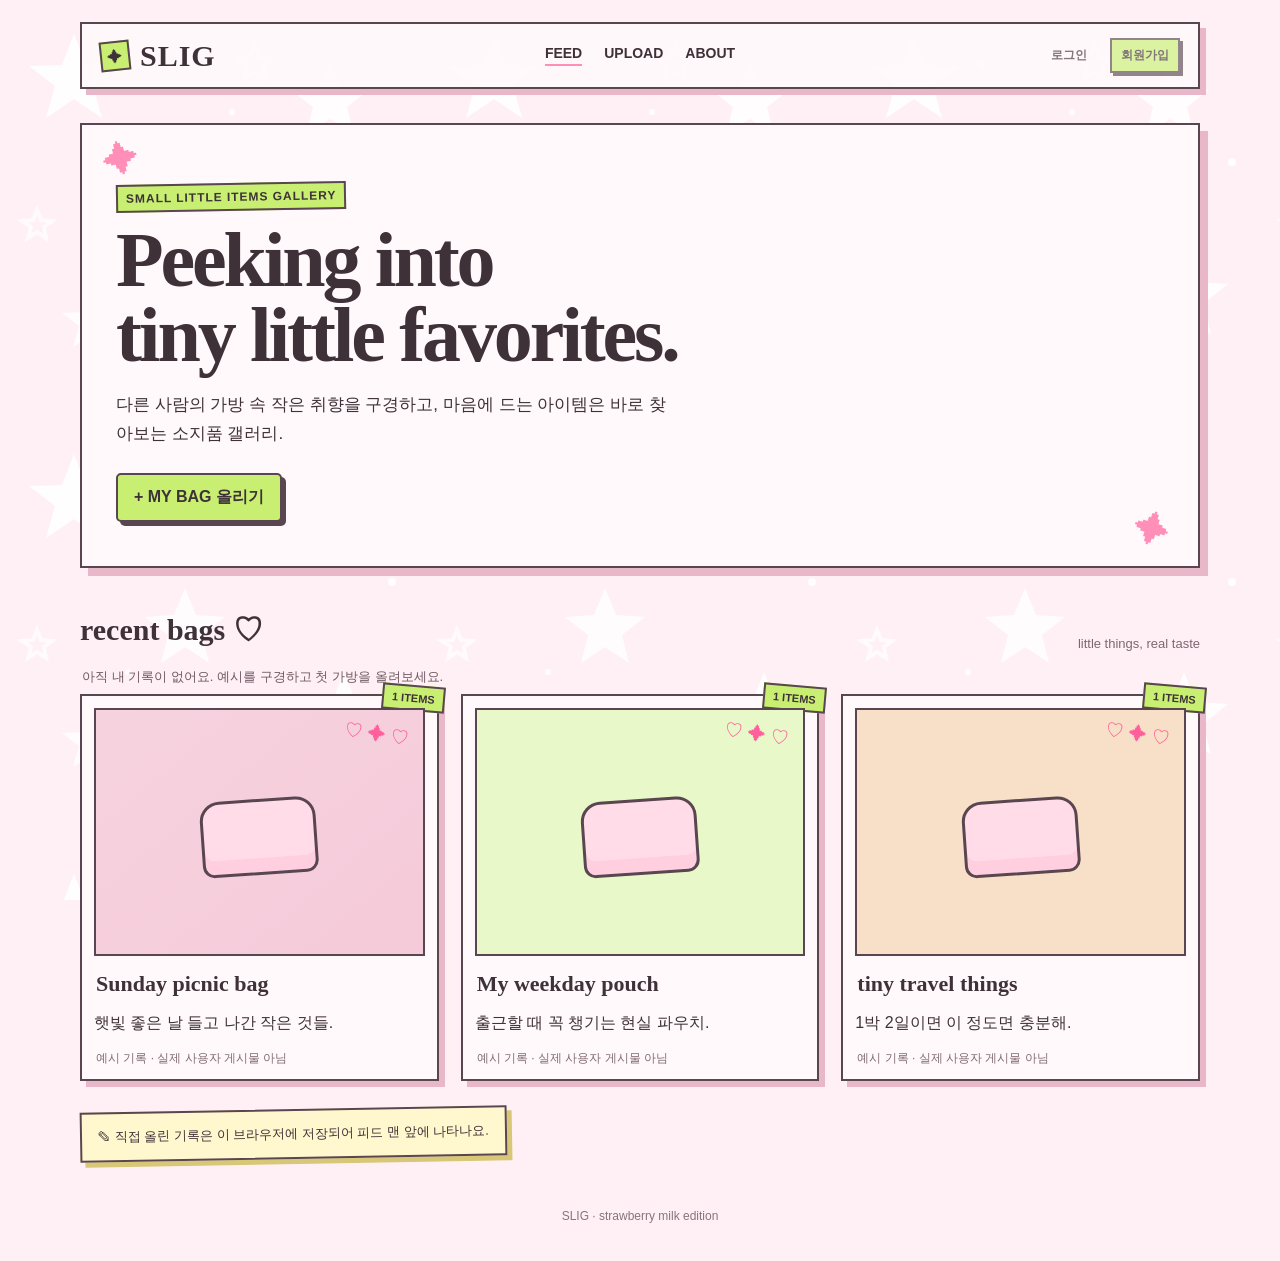
<file: Practical Usage/A1-3_website/index.html>
<!doctype html>
<html lang="ko">
<head>
  <meta charset="utf-8">
  <meta name="viewport" content="width=device-width, initial-scale=1">
  <title>SLIG — Small Little Items Gallery</title>
  <link rel="stylesheet" href="css/style.css">
  <link rel="stylesheet" href="css/app.css">
  <script type="module" src="js/app.mjs"></script>
</head>
<body data-page="feed">
  <div class="page-shell">
    <div class="site-frame">
      <header class="topbar">
        <a class="brand" href="index.html" aria-label="SLIG 피드 홈">
          <span class="logo-sticker" aria-hidden="true">✦</span>
          <span class="logo">SLIG</span>
        </a>
        <nav class="nav" aria-label="주요 메뉴">
          <a class="active" href="index.html" aria-current="page">FEED</a>
          <a href="upload.html">UPLOAD</a>
          <a href="about.html">ABOUT</a>
        </nav>
        <nav class="auth-nav" aria-label="계정 메뉴">
          <a aria-disabled="true" title="준비 중">로그인</a>
          <a aria-disabled="true" title="준비 중">회원가입</a>
        </nav>
      </header>

      <main>
        <section class="hero">
          <span class="eyebrow">SMALL LITTLE ITEMS GALLERY</span>
          <h1>Peeking into<br>tiny little favorites.</h1>
          <p>
            다른 사람의 가방 속 작은 취향을 구경하고,
            마음에 드는 아이템은 바로 찾아보는 소지품 갤러리.
          </p>
          <a class="btn" href="upload.html">+ MY BAG 올리기</a>
        </section>

        <div class="section-head">
          <h2>recent bags ♡</h2>
          <span>little things, real taste</span>
        </div>

        <p id="page-status" class="status-message" role="status" aria-live="polite"></p>

        <section class="feed-grid" id="feed-list" aria-label="최근 가방 기록">
          <a class="bag-card card-link" href="detail.html?id=demo-1">
            <span class="card-sticker">6 ITEMS</span>
            <div class="photo" role="img" aria-label="피크닉 가방 예시 이미지"></div>
            <h3>Sunday picnic bag</h3>
            <p>햇빛 좋은 날 들고 나간 작은 것들.</p>
            <div class="meta"><span>예시 기록</span><span>둘러보기 →</span></div>
          </a>

          <a class="bag-card card-link" href="detail.html?id=demo-2">
            <span class="card-sticker">4 ITEMS</span>
            <div class="photo" style="background:#e8f8c9" role="img" aria-label="평일 파우치 예시 이미지"></div>
            <h3>My weekday pouch</h3>
            <p>출근할 때 꼭 챙기는 현실 파우치.</p>
            <div class="meta"><span>예시 기록</span><span>둘러보기 →</span></div>
          </a>

          <a class="bag-card card-link" href="detail.html?id=demo-3">
            <span class="card-sticker">8 ITEMS</span>
            <div class="photo" style="background:#f8dfc7" role="img" aria-label="여행 소지품 예시 이미지"></div>
            <h3>tiny travel things</h3>
            <p>1박 2일이면 이 정도면 충분해.</p>
            <div class="meta"><span>예시 기록</span><span>둘러보기 →</span></div>
          </a>
        </section>
      </main>

      <div class="scrap-note">✎ 직접 올린 기록은 이 브라우저에 저장되어 피드 맨 앞에 나타나요.</div>
      <div class="footer-note">SLIG · strawberry milk edition</div>
    </div>
  </div>
</body>
</html>
</file>
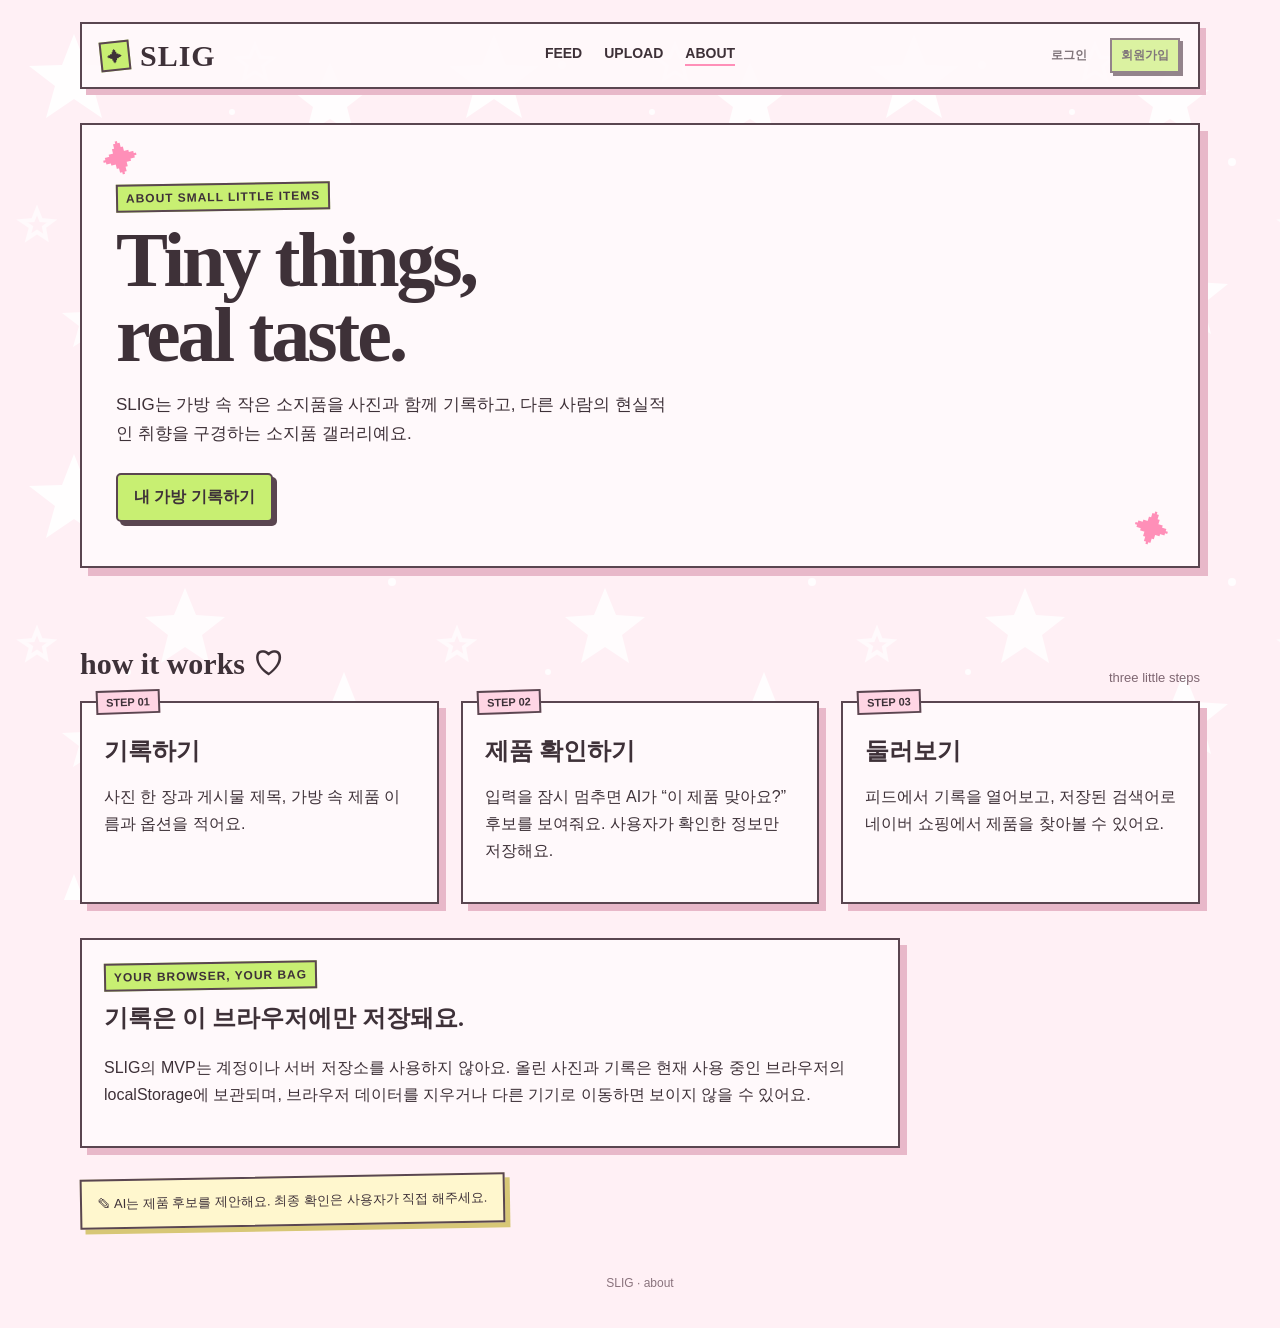
<file: Practical Usage/A1-3_website/about.html>
<!doctype html>
<html lang="ko">
<head>
  <meta charset="utf-8">
  <meta name="viewport" content="width=device-width, initial-scale=1">
  <title>About — SLIG</title>
  <link rel="stylesheet" href="css/style.css">
  <link rel="stylesheet" href="css/app.css">
  <script type="module" src="js/app.mjs"></script>
</head>
<body data-page="about">
  <div class="page-shell">
    <div class="site-frame">
      <header class="topbar">
        <a class="brand" href="index.html" aria-label="SLIG 피드 홈">
          <span class="logo-sticker" aria-hidden="true">✦</span>
          <span class="logo">SLIG</span>
        </a>
        <nav class="nav" aria-label="주요 메뉴">
          <a href="index.html">FEED</a>
          <a href="upload.html">UPLOAD</a>
          <a class="active" href="about.html" aria-current="page">ABOUT</a>
        </nav>
        <nav class="auth-nav" aria-label="계정 메뉴">
          <a aria-disabled="true" title="준비 중">로그인</a>
          <a aria-disabled="true" title="준비 중">회원가입</a>
        </nav>
      </header>

      <main class="about-wrap">
        <section class="hero about-hero">
          <span class="eyebrow">ABOUT SMALL LITTLE ITEMS</span>
          <h1>Tiny things,<br>real taste.</h1>
          <p>SLIG는 가방 속 작은 소지품을 사진과 함께 기록하고, 다른 사람의 현실적인 취향을 구경하는 소지품 갤러리예요.</p>
          <a class="btn" href="upload.html">내 가방 기록하기</a>
        </section>

        <section aria-labelledby="steps-title">
          <div class="section-head">
            <h2 id="steps-title">how it works ♡</h2>
            <span>three little steps</span>
          </div>
          <div class="about-grid">
            <article class="panel step-card">
              <span class="item-tag">STEP 01</span>
              <h2>기록하기</h2>
              <p>사진 한 장과 게시물 제목, 가방 속 제품 이름과 옵션을 적어요.</p>
            </article>
            <article class="panel step-card">
              <span class="item-tag">STEP 02</span>
              <h2>제품 확인하기</h2>
              <p>입력을 잠시 멈추면 AI가 “이 제품 맞아요?” 후보를 보여줘요. 사용자가 확인한 정보만 저장해요.</p>
            </article>
            <article class="panel step-card">
              <span class="item-tag">STEP 03</span>
              <h2>둘러보기</h2>
              <p>피드에서 기록을 열어보고, 저장된 검색어로 네이버 쇼핑에서 제품을 찾아볼 수 있어요.</p>
            </article>
          </div>
        </section>

        <section class="panel storage-note" aria-labelledby="storage-title">
          <span class="eyebrow">YOUR BROWSER, YOUR BAG</span>
          <h2 id="storage-title">기록은 이 브라우저에만 저장돼요.</h2>
          <p>SLIG의 MVP는 계정이나 서버 저장소를 사용하지 않아요. 올린 사진과 기록은 현재 사용 중인 브라우저의 localStorage에 보관되며, 브라우저 데이터를 지우거나 다른 기기로 이동하면 보이지 않을 수 있어요.</p>
        </section>
      </main>

      <div class="scrap-note">✎ AI는 제품 후보를 제안해요. 최종 확인은 사용자가 직접 해주세요.</div>
      <div class="footer-note">SLIG · about</div>
    </div>
  </div>
</body>
</html>
</file>
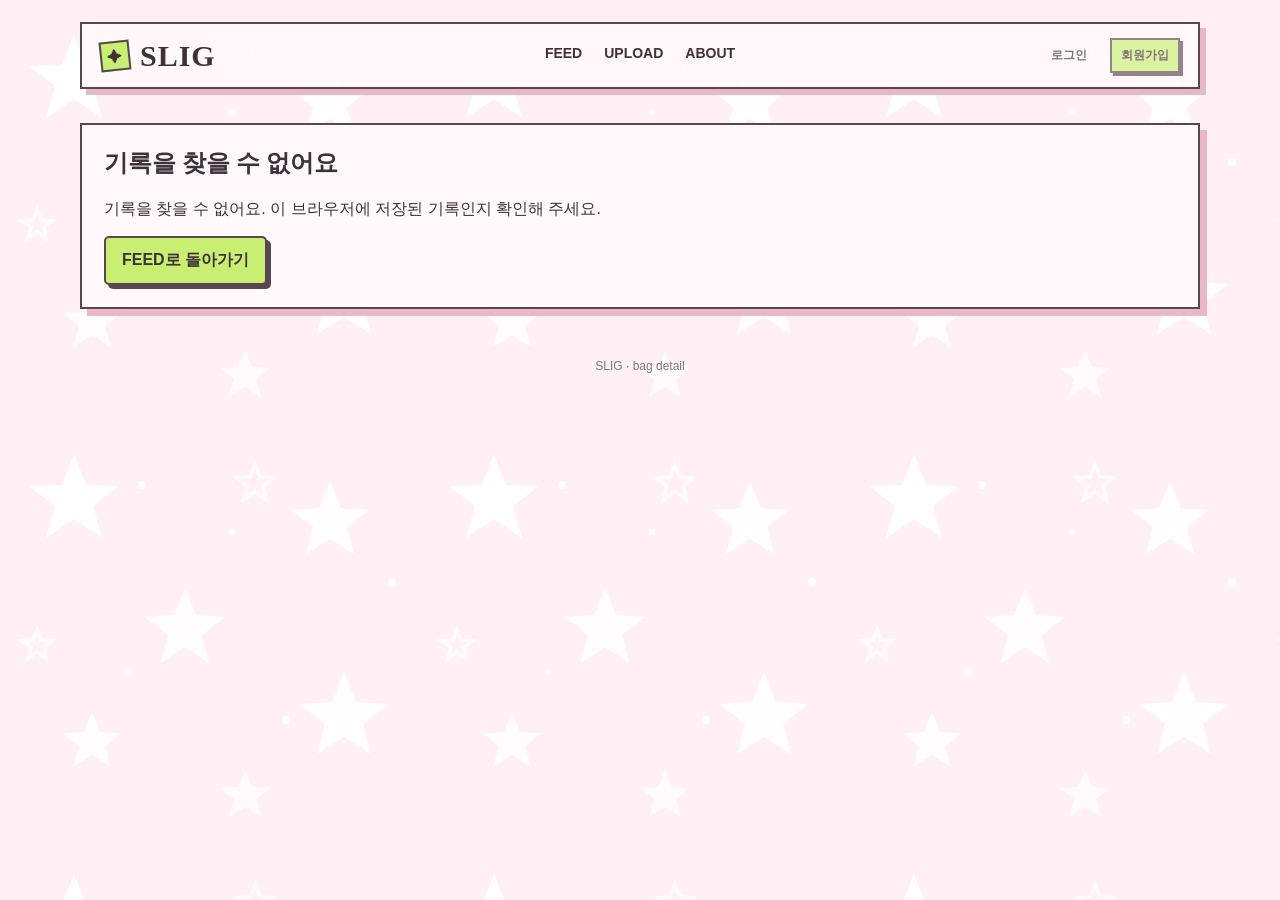
<file: Practical Usage/A1-3_website/detail.html>
<!doctype html>
<html lang="ko">
<head>
  <meta charset="utf-8">
  <meta name="viewport" content="width=device-width, initial-scale=1">
  <title>Bag Detail — SLIG</title>
  <link rel="stylesheet" href="css/style.css">
  <link rel="stylesheet" href="css/app.css">
  <script type="module" src="js/app.mjs"></script>
</head>
<body data-page="detail">
  <div class="page-shell">
    <div class="site-frame">
      <header class="topbar">
        <a class="brand" href="index.html" aria-label="SLIG 피드 홈">
          <span class="logo-sticker" aria-hidden="true">✦</span>
          <span class="logo">SLIG</span>
        </a>
        <nav class="nav" aria-label="주요 메뉴">
          <a href="index.html">FEED</a>
          <a href="upload.html">UPLOAD</a>
          <a href="about.html">ABOUT</a>
        </nav>
        <nav class="auth-nav" aria-label="계정 메뉴">
          <a aria-disabled="true" title="준비 중">로그인</a>
          <a aria-disabled="true" title="준비 중">회원가입</a>
        </nav>
      </header>

      <main id="detail-content" class="detail-wrap" aria-live="polite" aria-busy="true">
        <section class="panel empty-panel">
          <span class="eyebrow">LOADING LITTLE THINGS</span>
          <h1>가방 기록을 불러오고 있어요.</h1>
          <p>잠시만 기다려 주세요.</p>
        </section>
      </main>

      <div class="footer-note">SLIG · bag detail</div>
    </div>
  </div>
</body>
</html>
</file>
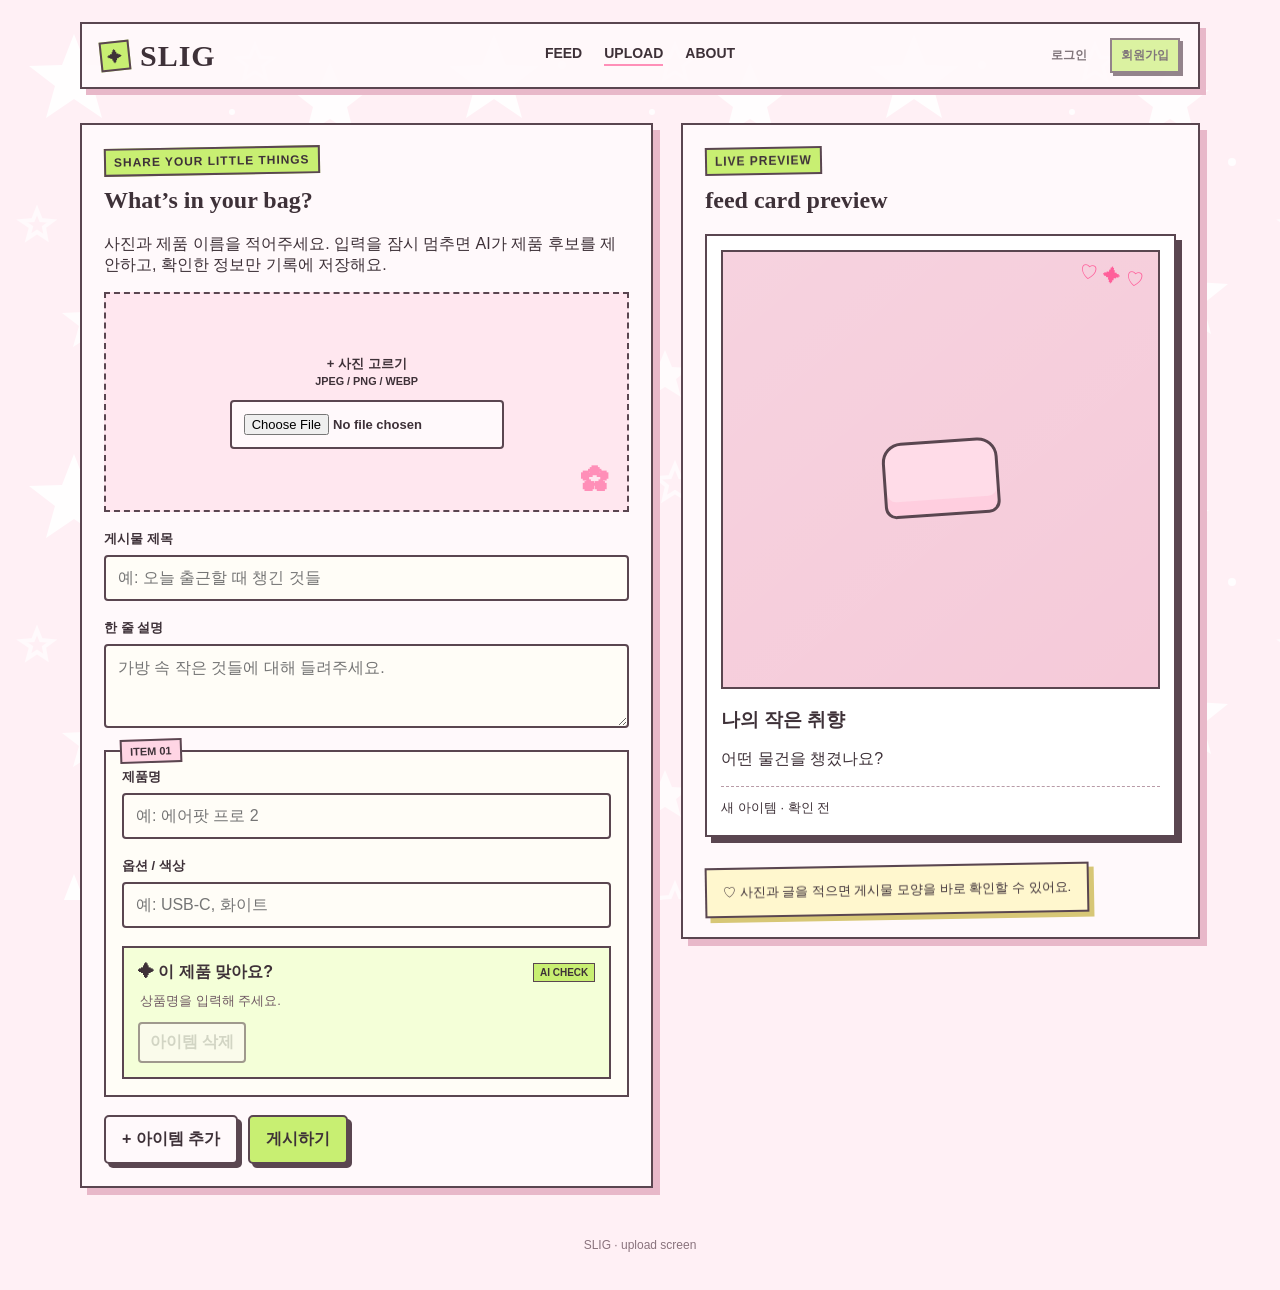
<file: Practical Usage/A1-3_website/upload.html>
<!doctype html>
<html lang="ko">
<head>
  <meta charset="utf-8">
  <meta name="viewport" content="width=device-width, initial-scale=1">
  <title>Upload — SLIG</title>
  <link rel="stylesheet" href="css/style.css">
  <link rel="stylesheet" href="css/app.css">
  <script type="module" src="js/app.mjs"></script>
</head>
<body data-page="upload">
  <div class="page-shell">
    <div class="site-frame">
      <header class="topbar">
        <a class="brand" href="index.html" aria-label="SLIG 피드 홈">
          <span class="logo-sticker" aria-hidden="true">✦</span>
          <span class="logo">SLIG</span>
        </a>
        <nav class="nav" aria-label="주요 메뉴">
          <a href="index.html">FEED</a>
          <a class="active" href="upload.html" aria-current="page">UPLOAD</a>
          <a href="about.html">ABOUT</a>
        </nav>
        <nav class="auth-nav" aria-label="계정 메뉴">
          <a aria-disabled="true" title="준비 중">로그인</a>
          <a aria-disabled="true" title="준비 중">회원가입</a>
        </nav>
      </header>

      <main class="upload-wrap">
        <section class="panel">
          <span class="eyebrow">SHARE YOUR LITTLE THINGS</span>
          <h1>What’s in your bag?</h1>
          <p>사진과 제품 이름을 적어주세요. 입력을 잠시 멈추면 AI가 제품 후보를 제안하고, 확인한 정보만 기록에 저장해요.</p>

          <form id="upload-form" novalidate>
            <label class="upload-zone" for="photo-input">
              <div>
                <strong>+ 사진 고르기</strong><br>
                <small>JPEG / PNG / WEBP</small><br>
                <input id="photo-input" name="photo" type="file" accept="image/jpeg,image/png,image/webp" required>
              </div>
            </label>
            <p id="photo-status" class="status-message" role="status" aria-live="polite"></p>

            <div class="form-group">
              <label for="post-title">게시물 제목</label>
              <input id="post-title" name="title" maxlength="100" required autocomplete="off" placeholder="예: 오늘 출근할 때 챙긴 것들">
            </div>

            <div class="form-group">
              <label for="post-description">한 줄 설명</label>
              <textarea id="post-description" name="description" maxlength="2000" placeholder="가방 속 작은 것들에 대해 들려주세요."></textarea>
            </div>

            <div id="items" aria-label="아이템 목록"></div>

            <template id="item-template">
              <article class="item-box">
                <span class="item-tag" data-item-number>ITEM</span>

                <div class="form-group">
                  <label data-name-label>제품명</label>
                  <input data-name name="productName" maxlength="120" required autocomplete="off" placeholder="예: 에어팟 프로 2">
                </div>

                <div class="form-group">
                  <label data-options-label>옵션 / 색상</label>
                  <input data-options name="options" maxlength="120" autocomplete="off" placeholder="예: USB-C, 화이트">
                </div>

                <div class="ai-box">
                  <div class="ai-title">
                    <span>✦ 이 제품 맞아요?</span>
                    <span class="ai-badge">AI CHECK</span>
                  </div>
                  <p class="status-message" data-state role="status" aria-live="polite">상품명을 입력하면 제품을 찾아볼게요.</p>
                  <div class="product-preview" data-candidate hidden></div>
                  <div class="confirm-row">
                    <button class="mini-btn ok" data-confirm type="button">이 제품으로 확인 ♡</button>
                    <button class="mini-btn" data-edit type="button">입력 수정</button>
                    <button class="mini-btn" data-retry type="button" hidden>다시 시도</button>
                    <button class="mini-btn" data-remove type="button">아이템 삭제</button>
                  </div>
                </div>
              </article>
            </template>

            <div class="form-actions">
              <button class="btn secondary" id="add-item" type="button">+ 아이템 추가</button>
              <button class="btn" id="save-post" type="submit">게시하기</button>
            </div>
            <p id="form-status" class="status-message error-message" role="alert"></p>
          </form>
        </section>

        <aside class="panel preview-card">
          <span class="eyebrow">LIVE PREVIEW</span>
          <h2>feed card preview</h2>

          <div class="mock-phone">
            <div class="photo" id="preview-photo" role="img" aria-label="선택한 사진 미리보기"></div>
            <h3 id="preview-title">게시물 제목이 여기에 보여요</h3>
            <p id="preview-description">가방 속 작은 것들에 대한 설명이 여기에 보여요.</p>
            <div id="preview-items" aria-live="polite">
              <div class="mock-item"><strong>제품을 입력하고 AI 후보를 확인해 주세요.</strong></div>
            </div>
          </div>

          <div class="scrap-note">♡ 사진과 글을 적으면 게시물 모양을 바로 확인할 수 있어요.</div>
        </aside>
      </main>

      <div class="footer-note">SLIG · upload screen</div>
    </div>
  </div>
</body>
</html>
</file>
<file: Practical Usage/A1-3_website/css/style.css>
:root{
  --bg:#fff0f5;
  --paper:#fff9fb;
  --pink:#ff8fb8;
  --pink-soft:#ffd5e4;
  --lime:#c8ef72;
  --lime-deep:#9fc83e;
  --ink:#3e3138;
  --line:#5a4650;
  --cream:#fffdf7;
  --shadow:#e8b8c9;
}

*{box-sizing:border-box}

body{
  margin:0;
  font-family: Arial, Helvetica, sans-serif;
  color:var(--ink);
  background-color:var(--bg);
  background-image:url("data:image/svg+xml,%3Csvg%20xmlns%3D%22http%3A//www.w3.org/2000/svg%22%20width%3D%22420%22%20height%3D%22420%22%20viewBox%3D%220%200%20420%20420%22%3E%0A%20%20%3Crect%20width%3D%22420%22%20height%3D%22420%22%20fill%3D%22%23fff0f5%22/%3E%0A%20%20%3Cg%20opacity%3D%220.95%22%3E%0A%20%20%20%20%3Cpolygon%20points%3D%2274%2C34%2086%2C65%20119%2C66%2093%2C86%20102%2C118%2074%2C99%2046%2C118%2055%2C86%2029%2C66%2062%2C65%22%0A%20%20%20%20%20%20fill%3D%22%23ffffff%22/%3E%0A%20%20%20%20%3Cpolygon%20points%3D%22330%2C62%20341%2C88%20369%2C90%20347%2C107%20354%2C134%20330%2C119%20306%2C134%20313%2C107%20291%2C90%20319%2C88%22%0A%20%20%20%20%20%20fill%3D%22%23ffffff%22%20opacity%3D%220.9%22/%3E%0A%20%20%20%20%3Cpolygon%20points%3D%22185%2C168%20196%2C195%20225%2C197%20202%2C215%20209%2C243%20185%2C227%20161%2C243%20168%2C215%20145%2C197%20174%2C195%22%0A%20%20%20%20%20%20fill%3D%22%23ffffff%22%20opacity%3D%220.88%22/%3E%0A%20%20%20%20%3Cpolygon%20points%3D%22344%2C252%20356%2C282%20388%2C284%20363%2C304%20371%2C334%20344%2C317%20317%2C334%20325%2C304%20300%2C284%20332%2C282%22%0A%20%20%20%20%20%20fill%3D%22%23ffffff%22%20opacity%3D%220.92%22/%3E%0A%20%20%20%20%3Cpolygon%20points%3D%2292%2C292%20100%2C312%20122%2C313%20105%2C326%20111%2C347%2092%2C335%2073%2C347%2079%2C326%2062%2C313%2084%2C312%22%0A%20%20%20%20%20%20fill%3D%22%23ffffff%22%20opacity%3D%220.85%22/%3E%0A%20%20%20%20%3Cpolygon%20points%3D%22245%2C350%20252%2C367%20270%2C368%20256%2C379%20261%2C397%20245%2C387%20229%2C397%20234%2C379%20220%2C368%20238%2C367%22%0A%20%20%20%20%20%20fill%3D%22%23ffffff%22%20opacity%3D%220.75%22/%3E%0A%20%20%3C/g%3E%0A%20%20%3Cg%20fill%3D%22none%22%20stroke%3D%22%23ffffff%22%20stroke-width%3D%224%22%20opacity%3D%220.65%22%3E%0A%20%20%20%20%3Cpath%20d%3D%22M255%2045%20l5%2012%2013%201%20-10%208%203%2013%20-11-7%20-11%207%203-13%20-10-8%2013-1z%22/%3E%0A%20%20%20%20%3Cpath%20d%3D%22M37%20210%20l4%2010%2011%201%20-8%206%202%2011%20-9-6%20-9%206%203-11%20-9-6%2011-1z%22/%3E%0A%20%20%3C/g%3E%0A%20%20%3Cg%20fill%3D%22%23ffffff%22%20opacity%3D%220.85%22%3E%0A%20%20%20%20%3Ccircle%20cx%3D%22142%22%20cy%3D%2265%22%20r%3D%224%22/%3E%0A%20%20%20%20%3Ccircle%20cx%3D%22232%22%20cy%3D%22112%22%20r%3D%223%22/%3E%0A%20%20%20%20%3Ccircle%20cx%3D%22392%22%20cy%3D%22162%22%20r%3D%224%22/%3E%0A%20%20%20%20%3Ccircle%20cx%3D%22128%22%20cy%3D%22252%22%20r%3D%223%22/%3E%0A%20%20%20%20%3Ccircle%20cx%3D%22286%22%20cy%3D%22300%22%20r%3D%224%22/%3E%0A%20%20%3C/g%3E%0A%3C/svg%3E");
  background-repeat:repeat;
  background-size:420px 420px;
  background-attachment:fixed;
  position:relative;
}



a{color:inherit;text-decoration:none}
button,input,textarea{font:inherit}

.page-shell{
  min-height:100vh;
  padding:22px;
}

.site-frame{
  max-width:1120px;
  margin:0 auto;
}

.topbar{
  display:grid;
  grid-template-columns:1fr auto 1fr;
  align-items:center;
  gap:24px;
  padding:14px 18px;
  background:rgba(255,249,251,.92);
  border:2px solid var(--line);
  box-shadow:6px 6px 0 var(--shadow);
}

.brand{
  display:flex;
  align-items:center;
  gap:10px;
}

.logo{
  font-family: Georgia, 'Times New Roman', serif;
  font-size:30px;
  font-weight:700;
  letter-spacing:1px;
}

.logo-sticker{
  display:inline-grid;
  place-items:center;
  width:30px;
  height:30px;
  background:var(--lime);
  border:2px solid var(--line);
  transform:rotate(-6deg);
  font-size:15px;
}

.nav{
  display:flex;
  justify-content:center;
  gap:22px;
  font-size:14px;
  font-weight:700;
}

.nav a{
  border-bottom:2px solid transparent;
  padding-bottom:3px;
}
.nav a:hover,.nav a.active{border-bottom-color:var(--pink)}


.auth-nav{
  display:flex;
  justify-content:flex-end;
  align-items:center;
  gap:12px;
  font-size:12px;
  font-weight:800;
}
.auth-nav a{
  padding:7px 9px;
  border:2px solid transparent;
}
.auth-nav a:last-child{
  background:var(--lime);
  border-color:var(--line);
  box-shadow:3px 3px 0 var(--line);
}
.auth-nav a:last-child:hover{
  transform:translate(1px,1px);
  box-shadow:2px 2px 0 var(--line);
}

.hero{
  position:relative;
  margin-top:34px;
  padding:58px 34px 44px;
  background:var(--paper);
  border:2px solid var(--line);
  box-shadow:8px 8px 0 var(--shadow);
  overflow:hidden;
}

.hero:before,
.hero:after{
  content:"✦";
  position:absolute;
  color:var(--pink);
  font-size:36px;
}
.hero:before{left:22px;top:14px;transform:rotate(-14deg)}
.hero:after{right:28px;bottom:14px;transform:rotate(17deg)}

.eyebrow{
  display:inline-block;
  padding:5px 8px;
  margin-bottom:12px;
  background:var(--lime);
  border:2px solid var(--line);
  font-size:12px;
  font-weight:700;
  letter-spacing:.08em;
  transform:rotate(-1deg);
}

.hero h1{
  margin:0;
  max-width:750px;
  font-family: Georgia, 'Times New Roman', serif;
  font-size:clamp(42px,7vw,78px);
  line-height:.96;
  letter-spacing:-.04em;
}

.hero p{
  max-width:560px;
  margin:18px 0 24px;
  font-size:17px;
  line-height:1.7;
}

.btn{
  display:inline-flex;
  align-items:center;
  justify-content:center;
  gap:8px;
  border:2px solid var(--line);
  background:var(--lime);
  color:var(--ink);
  padding:12px 16px;
  font-weight:800;
  box-shadow:4px 4px 0 var(--line);
  cursor:pointer;
  border-radius:5px;
}
.btn:hover{transform:translate(2px,2px);box-shadow:2px 2px 0 var(--line)}
.btn.secondary{background:var(--paper)}

.section-head{
  display:flex;
  align-items:end;
  justify-content:space-between;
  gap:20px;
  margin:42px 0 16px;
}
.section-head h2{
  margin:0;
  font-family:Georgia, 'Times New Roman', serif;
  font-size:30px;
}
.section-head span{font-size:13px;color:#7f6772}

.feed-grid{
  display:grid;
  grid-template-columns:repeat(3,1fr);
  gap:22px;
}

.bag-card{
  background:var(--paper);
  border:2px solid var(--line);
  box-shadow:6px 6px 0 var(--shadow);
  padding:12px;
  position:relative;
}

.card-sticker{
  position:absolute;
  right:-8px;
  top:-11px;
  background:var(--lime);
  border:2px solid var(--line);
  padding:5px 8px;
  font-size:11px;
  font-weight:800;
  transform:rotate(5deg);
}

.photo{
  aspect-ratio:4/3;
  background:
    linear-gradient(140deg,rgba(255,255,255,.16),transparent),
    #f5cad9;
  border:2px solid var(--line);
  position:relative;
  overflow:hidden;
}

.photo:before{
  content:"";
  position:absolute;
  width:110px;height:70px;
  border:3px solid var(--line);
  border-radius:20px 20px 12px 12px;
  left:50%;top:52%;
  transform:translate(-50%,-50%) rotate(-4deg);
  background:#ffdce8;
  box-shadow:inset 0 -14px 0 rgba(255,143,184,.18);
}

.photo:after{
  content:"♡  ✦  ♡";
  position:absolute;
  right:14px;top:12px;
  font-size:18px;
  color:#ff5f9a;
  transform:rotate(8deg);
}

.bag-card h3{
  margin:15px 2px 5px;
  font-family:Georgia,'Times New Roman',serif;
  font-size:22px;
}
.meta{
  display:flex;
  justify-content:space-between;
  gap:12px;
  margin:10px 2px 0;
  font-size:12px;
  color:#816b74;
}

.scrap-note{
  margin-top:28px;
  background:#fff7ce;
  border:2px solid var(--line);
  padding:14px 16px;
  box-shadow:5px 5px 0 #d7c776;
  display:inline-block;
  transform:rotate(-1deg);
  font-size:13px;
}

.upload-wrap{
  display:grid;
  grid-template-columns:1.05fr .95fr;
  gap:28px;
  margin-top:34px;
}

.panel{
  background:var(--paper);
  border:2px solid var(--line);
  box-shadow:7px 7px 0 var(--shadow);
  padding:22px;
}

.panel h1,.panel h2{
  margin-top:0;
  font-family:Georgia,'Times New Roman',serif;
}

.form-group{margin-bottom:18px}
label{
  display:block;
  margin-bottom:7px;
  font-size:13px;
  font-weight:800;
}
input,textarea{
  width:100%;
  border:2px solid var(--line);
  background:var(--cream);
  padding:12px;
  outline:none;
  border-radius:4px;
}
input:focus,textarea:focus{box-shadow:0 0 0 3px rgba(200,239,114,.55)}
textarea{min-height:84px;resize:vertical}

.upload-zone{
  min-height:220px;
  border:2px dashed var(--line);
  background:#ffe7ef;
  display:grid;
  place-items:center;
  text-align:center;
  padding:20px;
  margin-bottom:18px;
  position:relative;
}
.upload-zone:after{
  content:"✿";
  position:absolute;
  right:18px;
  bottom:12px;
  font-size:28px;
  color:var(--pink);
}

.item-box{
  margin-top:14px;
  padding:16px;
  border:2px solid var(--line);
  background:#fffdf7;
  position:relative;
}

.item-tag{
  position:absolute;
  top:-13px;left:14px;
  padding:4px 8px;
  background:var(--pink-soft);
  border:2px solid var(--line);
  font-size:11px;
  font-weight:800;
  transform:rotate(-2deg);
}

.ai-box{
  margin-top:16px;
  padding:14px;
  border:2px solid var(--line);
  background:#f4ffd8;
}

.ai-title{
  display:flex;
  align-items:center;
  justify-content:space-between;
  gap:10px;
  font-weight:800;
  margin-bottom:8px;
}
.ai-badge{
  font-size:10px;
  background:var(--lime);
  border:1.5px solid var(--line);
  padding:3px 6px;
}

.product-preview{
  padding:10px 0 4px;
  font-size:14px;
  line-height:1.55;
}
.product-preview strong{
  display:block;
  font-family:Georgia,'Times New Roman',serif;
  font-size:19px;
}

.confirm-row{
  display:flex;
  gap:10px;
  margin-top:12px;
  flex-wrap:wrap;
}

.mini-btn{
  border:2px solid var(--line);
  padding:8px 10px;
  background:var(--paper);
  font-weight:700;
  cursor:pointer;
  border-radius:4px;
}
.mini-btn.ok{background:var(--lime)}

.preview-card{
  position:sticky;
  top:20px;
}
.mock-phone{
  background:#fff;
  border:2px solid var(--line);
  padding:14px;
  box-shadow:6px 6px 0 var(--line);
}
.mock-phone .photo{aspect-ratio:1/1}
.mock-phone h3{
  font-family:Georgia,'Times New Roman',serif;
  margin-bottom:6px;
}
.mock-item{
  border-top:1px dashed #b89ba7;
  padding:12px 0 4px;
  font-size:13px;
}

.footer-note{
  text-align:center;
  color:#8a737d;
  font-size:12px;
  padding:50px 0 16px;
}

@media (max-width:800px){
  .topbar{
    display:flex;
    align-items:flex-start;
    flex-direction:column;
  }
  .nav{width:100%;justify-content:space-between}
  .auth-nav{
    width:100%;
    justify-content:flex-end;
  }
  .feed-grid{grid-template-columns:1fr}
  .upload-wrap{grid-template-columns:1fr}
  .preview-card{position:static}
  .hero{padding:48px 22px 34px}
  .page-shell{padding:14px}
}
</file>
<file: Practical Usage/A1-3_website/css/app.css>
/* v4의 시각 언어는 style.css에 보존하고, 실제 동작에 필요한 상태와 새 화면만 보완한다. */
.photo img{display:block;width:100%;height:100%;object-fit:cover;position:absolute;inset:0}
.panel,.bag-card,.mock-phone,.upload-zone>div{min-width:0}
.panel p,.bag-card p,.bag-card h3,.panel h1,.product-preview,.mock-item{overflow-wrap:anywhere}
.preview-card{align-self:start}
.item-box+.item-box{margin-top:28px}
button:disabled{opacity:.55;cursor:not-allowed;transform:none;box-shadow:none}
.status-message:empty{min-height:0;margin:0}
a:focus-visible{outline:3px solid var(--ink);outline-offset:4px}

.auth-nav a[aria-disabled="true"]{
  cursor:not-allowed;
  opacity:.65;
}

.card-link{
  display:block;
}

.card-link:focus-visible,
.btn:focus-visible,
.mini-btn:focus-visible,
.nav a:focus-visible,
.brand:focus-visible{
  outline:3px solid var(--pink);
  outline-offset:4px;
}

.status-message{
  min-height:1.4em;
  margin:8px 2px;
  color:#6f5963;
  font-size:13px;
  line-height:1.5;
}

.error-message:not(:empty){
  color:#8f254f;
  font-weight:700;
}

#photo-input{
  width:auto;
  max-width:100%;
  margin-top:12px;
  background:var(--paper);
}

.form-actions{
  display:flex;
  gap:10px;
  flex-wrap:wrap;
  margin-top:18px;
}

.photo.has-image{
  background-color:#f5cad9;
  background-position:center;
  background-repeat:no-repeat;
  background-size:cover;
}

.photo.has-image:before,
.photo.has-image:after{
  display:none;
}

.detail-wrap{
  margin-top:34px;
}

.detail-layout{
  display:grid;
  grid-template-columns:minmax(0,1.1fr) minmax(280px,.9fr);
  gap:28px;
}

.detail-photo{
  width:100%;
  border:2px solid var(--line);
  background:var(--pink-soft);
  object-fit:cover;
  aspect-ratio:4/3;
}

.detail-copy h1{
  margin-bottom:8px;
  font-size:clamp(34px,5vw,56px);
}

.detail-description{
  line-height:1.7;
}

.detail-items{
  display:grid;
  gap:18px;
  margin-top:28px;
}

.detail-item{
  margin-top:0;
}

.detail-item h2{
  margin:12px 0 6px;
}

.detail-item p{
  line-height:1.6;
}

.empty-panel{
  text-align:center;
  padding:54px 24px;
}

.about-wrap{
  display:grid;
  gap:34px;
}

.about-hero{
  margin-top:34px;
}

.about-grid{
  display:grid;
  grid-template-columns:repeat(3,1fr);
  gap:22px;
}

.step-card{
  position:relative;
  padding-top:32px;
}

.step-card h2{
  margin-bottom:8px;
}

.step-card p,
.storage-note p{
  line-height:1.7;
}

.storage-note{
  max-width:820px;
}

[hidden]{
  display:none !important;
}

@media (max-width:800px){
  .detail-layout,
  .about-grid{
    grid-template-columns:1fr;
  }

  .detail-copy h1{
    font-size:38px;
  }
}

@media (prefers-reduced-motion:reduce){
  *,*::before,*::after{
    scroll-behavior:auto !important;
  }
}
</file>
